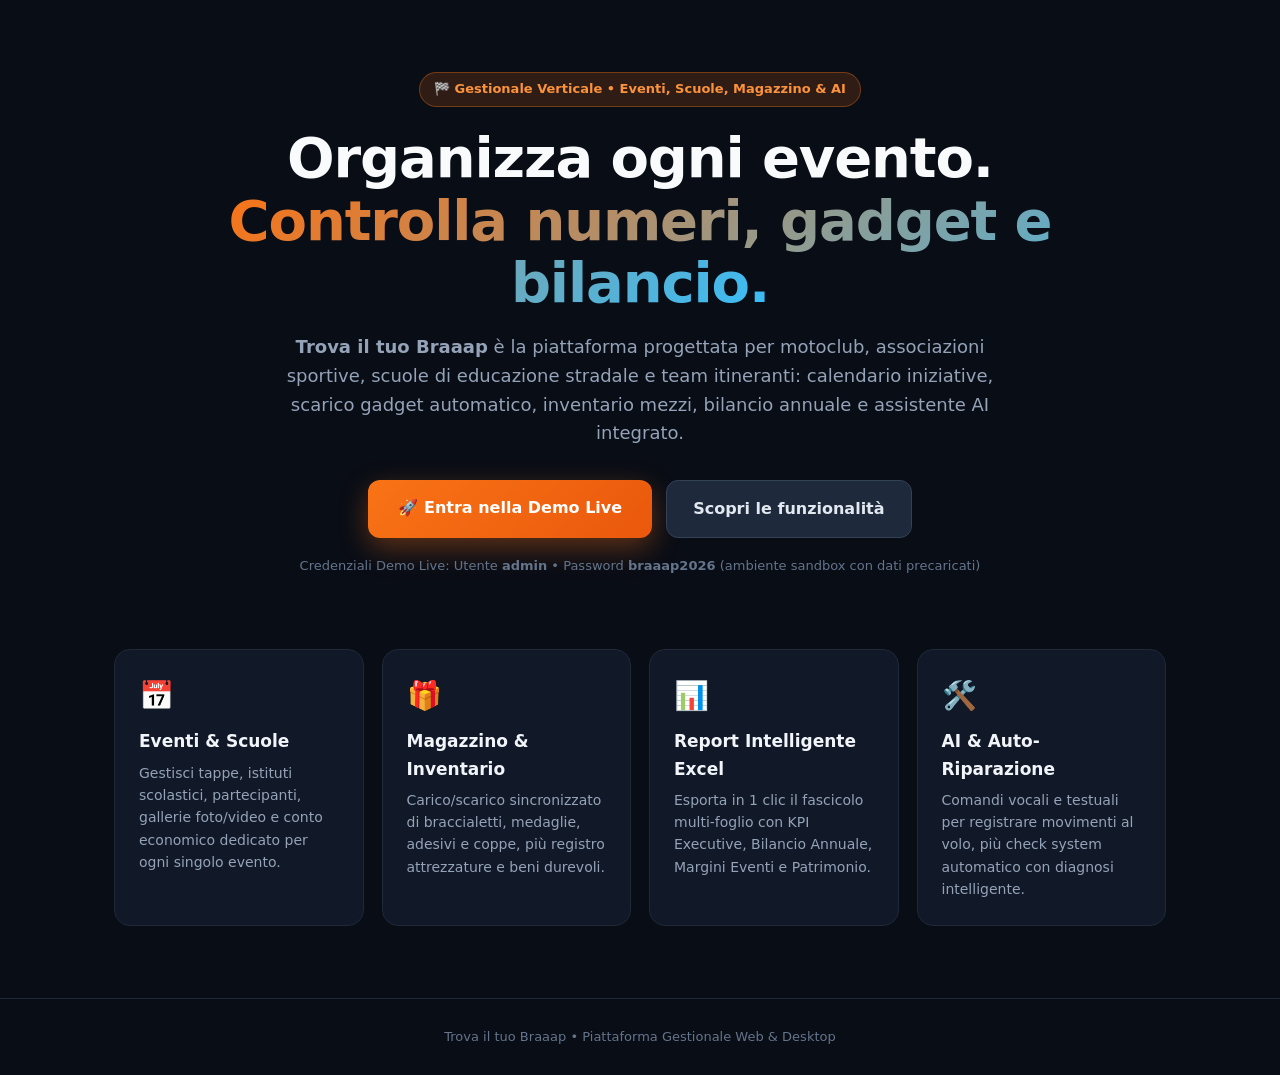
<file: _internal/templates/vetrina.html>
﻿<!doctype html>
<html lang="it">
<head>
  <meta charset="utf-8">
  <meta name="viewport" content="width=device-width, initial-scale=1">
  <title>Trova il tuo Braaap — Gestionale Smart per Eventi, Motoclub & Scuole</title>
  <style>
    *{box-sizing:border-box;margin:0;padding:0}
    body{font-family:system-ui,-apple-system,Segoe UI,Roboto,sans-serif;background:#090d16;color:#f8fafc;line-height:1.6}
    .hero{max-width:1100px;margin:0 auto;padding:72px 24px 48px;text-align:center}
    .pill{display:inline-block;background:rgba(249,115,22,.16);color:#fb923c;border:1px solid rgba(249,115,22,.35);padding:6px 14px;border-radius:999px;font-size:13px;font-weight:700;margin-bottom:20px}
    h1{font-size:clamp(32px,5vw,56px);font-weight:900;letter-spacing:-.02em;line-height:1.12;margin-bottom:18px}
    h1 span{background:linear-gradient(135deg,#f97316,#38bdf8);-webkit-background-clip:text;-webkit-text-fill-color:transparent}
    .sub{max-width:720px;margin:0 auto 32px;color:#94a3b8;font-size:18px}
    .cta-row{display:flex;flex-wrap:wrap;gap:14px;justify-content:center;margin-bottom:18px}
    .btn-primary{background:linear-gradient(135deg,#f97316,#ea580c);color:#fff;text-decoration:none;padding:15px 30px;border-radius:12px;font-weight:800;font-size:16px;box-shadow:0 10px 28px rgba(249,115,22,.35)}
    .btn-sec{background:#1e293b;color:#e2e8f0;text-decoration:none;padding:15px 26px;border-radius:12px;font-weight:700;font-size:16px;border:1px solid #334155}
    .demo-note{font-size:13px;color:#64748b}
    .grid{max-width:1100px;margin:24px auto 72px;padding:0 24px;display:grid;grid-template-columns:repeat(auto-fit,minmax(240px,1fr));gap:18px}
    .card{background:#111827;border:1px solid #1f2937;border-radius:16px;padding:24px}
    .card h3{font-size:17px;margin:10px 0 6px;color:#f1f5f9}
    .card p{font-size:14px;color:#94a3b8}
    .ico{font-size:28px}
    footer{text-align:center;padding:28px;border-top:1px solid #1f2937;color:#64748b;font-size:13px}
  </style>
</head>
<body>
  <section class="hero">
    <div class="pill">🏁 Gestionale Verticale • Eventi, Scuole, Magazzino & AI</div>
    <h1>Organizza ogni evento.<br><span>Controlla numeri, gadget e bilancio.</span></h1>
    <p class="sub"><strong>Trova il tuo Braaap</strong> è la piattaforma progettata per motoclub, associazioni sportive, scuole di educazione stradale e team itineranti: calendario iniziative, scarico gadget automatico, inventario mezzi, bilancio annuale e assistente AI integrato.</p>
    <div class="cta-row">
      <a class="btn-primary" href="/login">🚀 Entra nella Demo Live</a>
      <a class="btn-sec" href="#funzioni">Scopri le funzionalità</a>
    </div>
    <div class="demo-note">Credenziali Demo Live: Utente <b>admin</b> • Password <b>braaap2026</b> (ambiente sandbox con dati precaricati)</div>
  </section>
  <section id="funzioni" class="grid">
    <div class="card"><div class="ico">📅</div><h3>Eventi & Scuole</h3><p>Gestisci tappe, istituti scolastici, partecipanti, gallerie foto/video e conto economico dedicato per ogni singolo evento.</p></div>
    <div class="card"><div class="ico">🎁</div><h3>Magazzino & Inventario</h3><p>Carico/scarico sincronizzato di braccialetti, medaglie, adesivi e coppe, più registro attrezzature e beni durevoli.</p></div>
    <div class="card"><div class="ico">📊</div><h3>Report Intelligente Excel</h3><p>Esporta in 1 clic il fascicolo multi-foglio con KPI Executive, Bilancio Annuale, Margini Eventi e Patrimonio.</p></div>
    <div class="card"><div class="ico">🛠️</div><h3>AI & Auto-Riparazione</h3><p>Comandi vocali e testuali per registrare movimenti al volo, più check system automatico con diagnosi intelligente.</p></div>
  </section>
  <footer>Trova il tuo Braaap • Piattaforma Gestionale Web & Desktop</footer>
</body>
</html>
</file>
